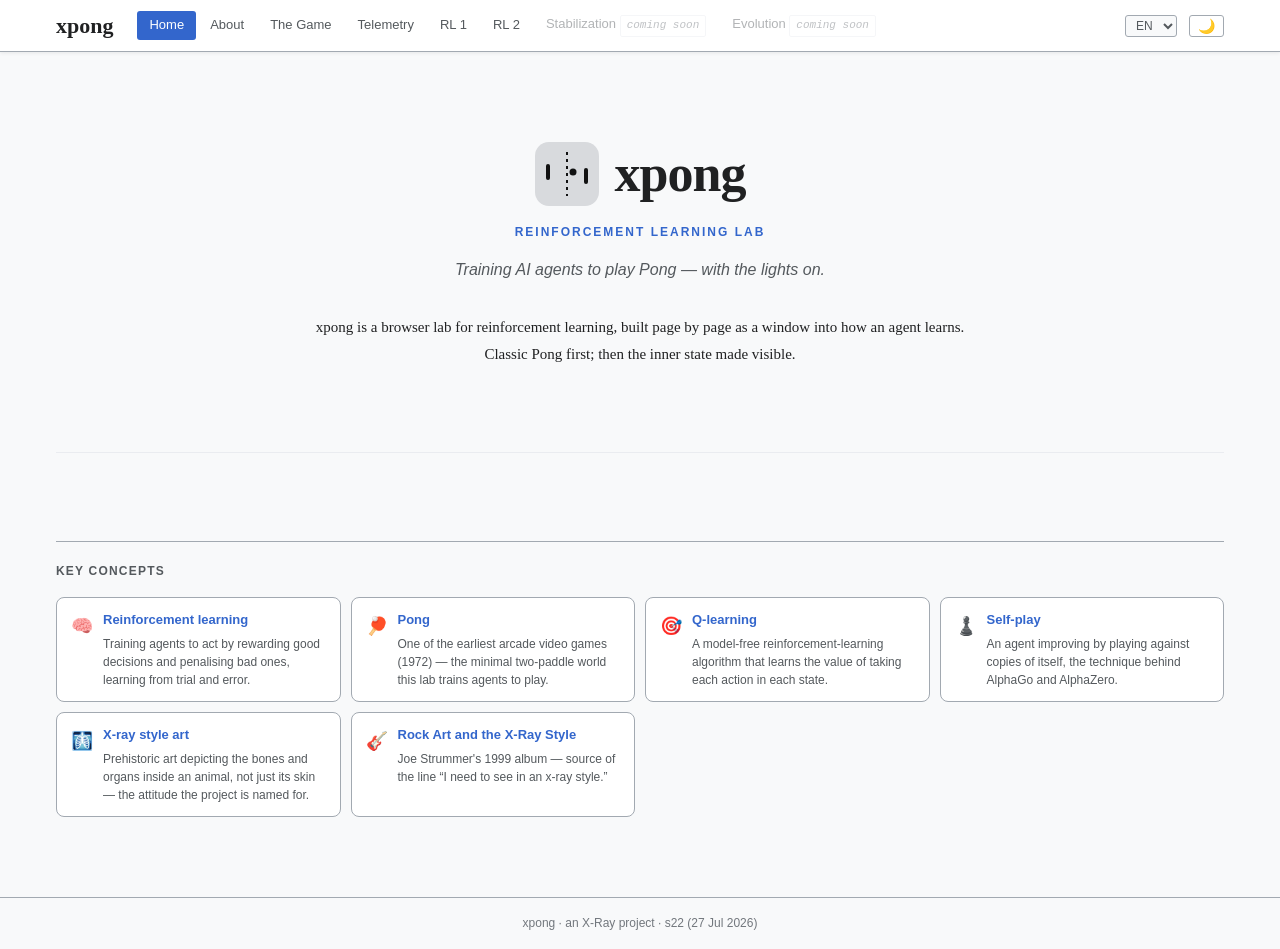
<file: index.html>
<!DOCTYPE html>
<html lang="en">
<head>
  <meta charset="utf-8">
  <meta name="viewport" content="width=device-width, initial-scale=1">
  <title>xpong — RL lab</title>
  <link rel="stylesheet" href="xpong.css">
</head>
<body data-page="home">
  <header id="xp-header"></header>

  <div id="xp-page">
    <section class="xp-hero">
      <div class="xp-hero-logo"><img src="favicon.svg" alt="" class="xp-hero-icon">xpong</div>
      <div class="xp-hero-lab" data-i18n="lab"></div>
      <div class="xp-hero-tagline" data-i18n="tagline"></div>
      <p class="xp-hero-desc" data-i18n="hero_desc"></p>
    </section>
  </div>

  <footer id="xp-footer"></footer>
  <script src="app.js"></script>
</body>
</html>
</file>
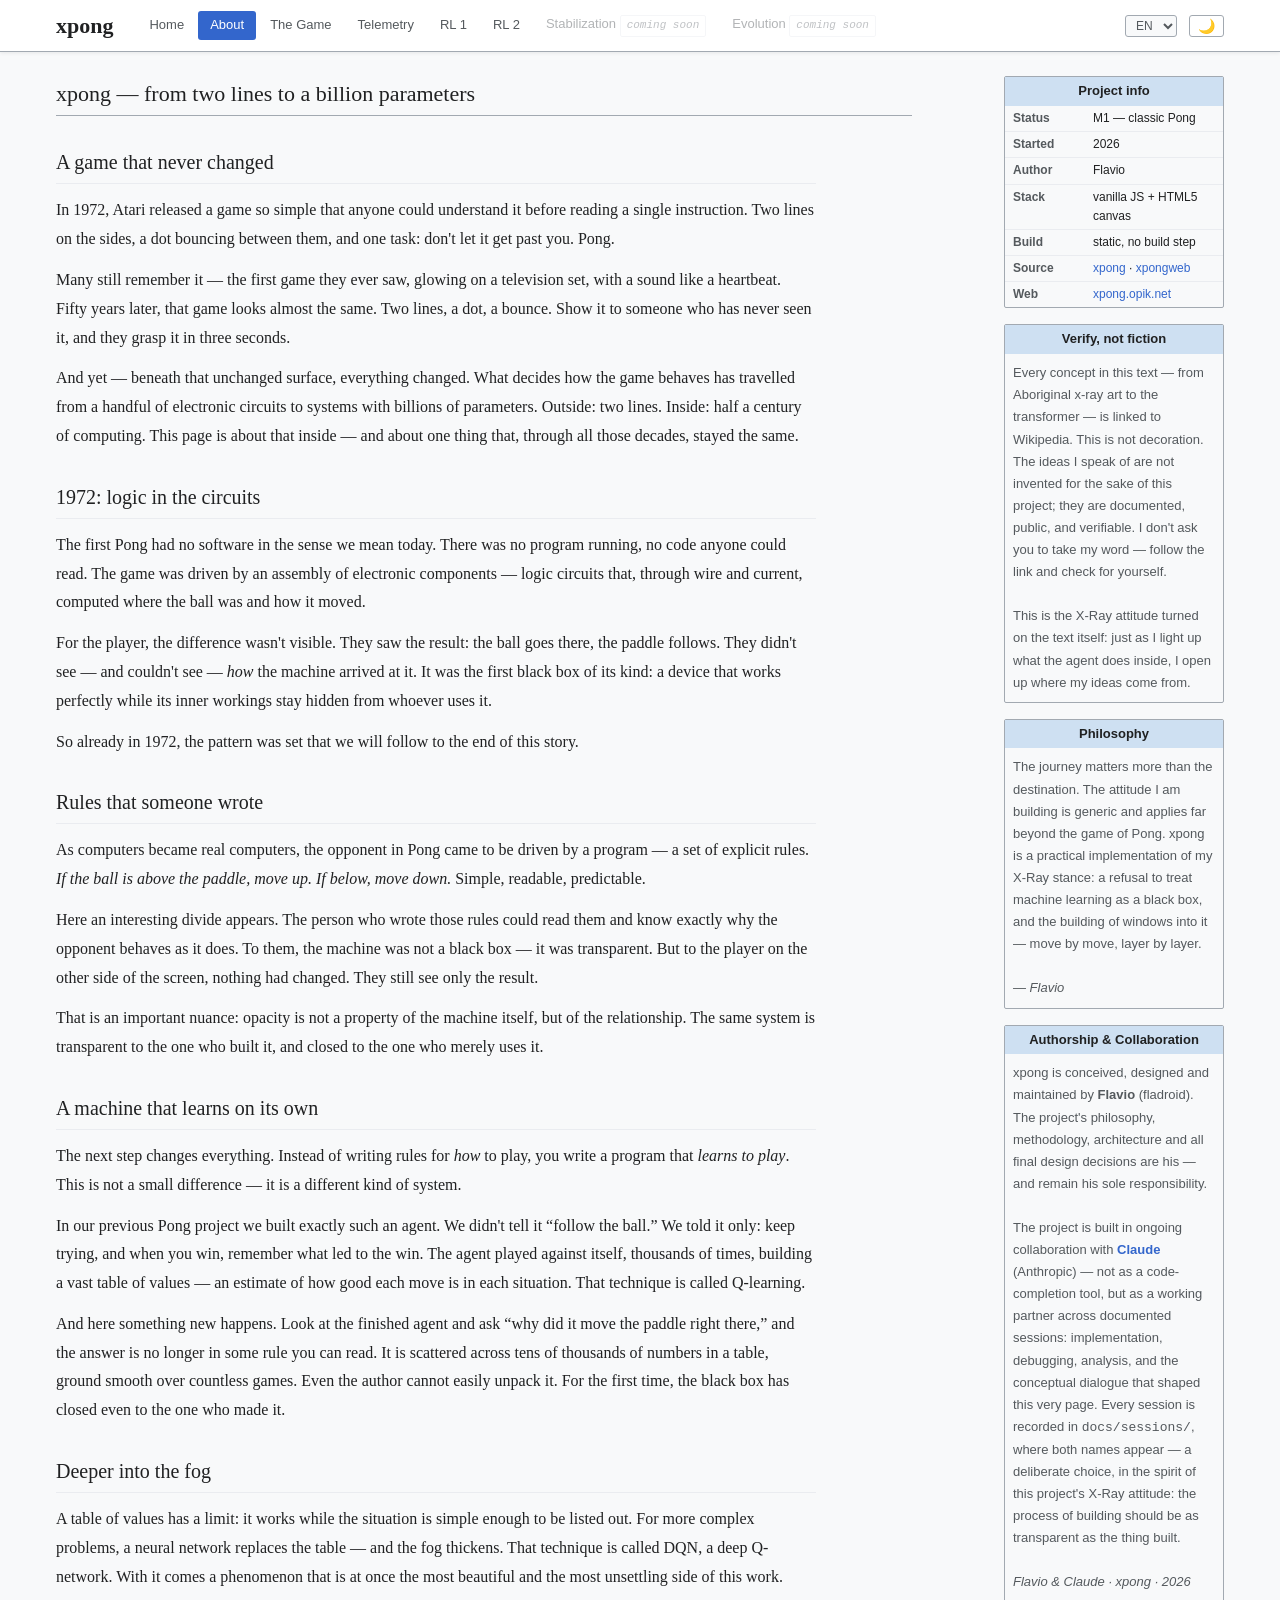
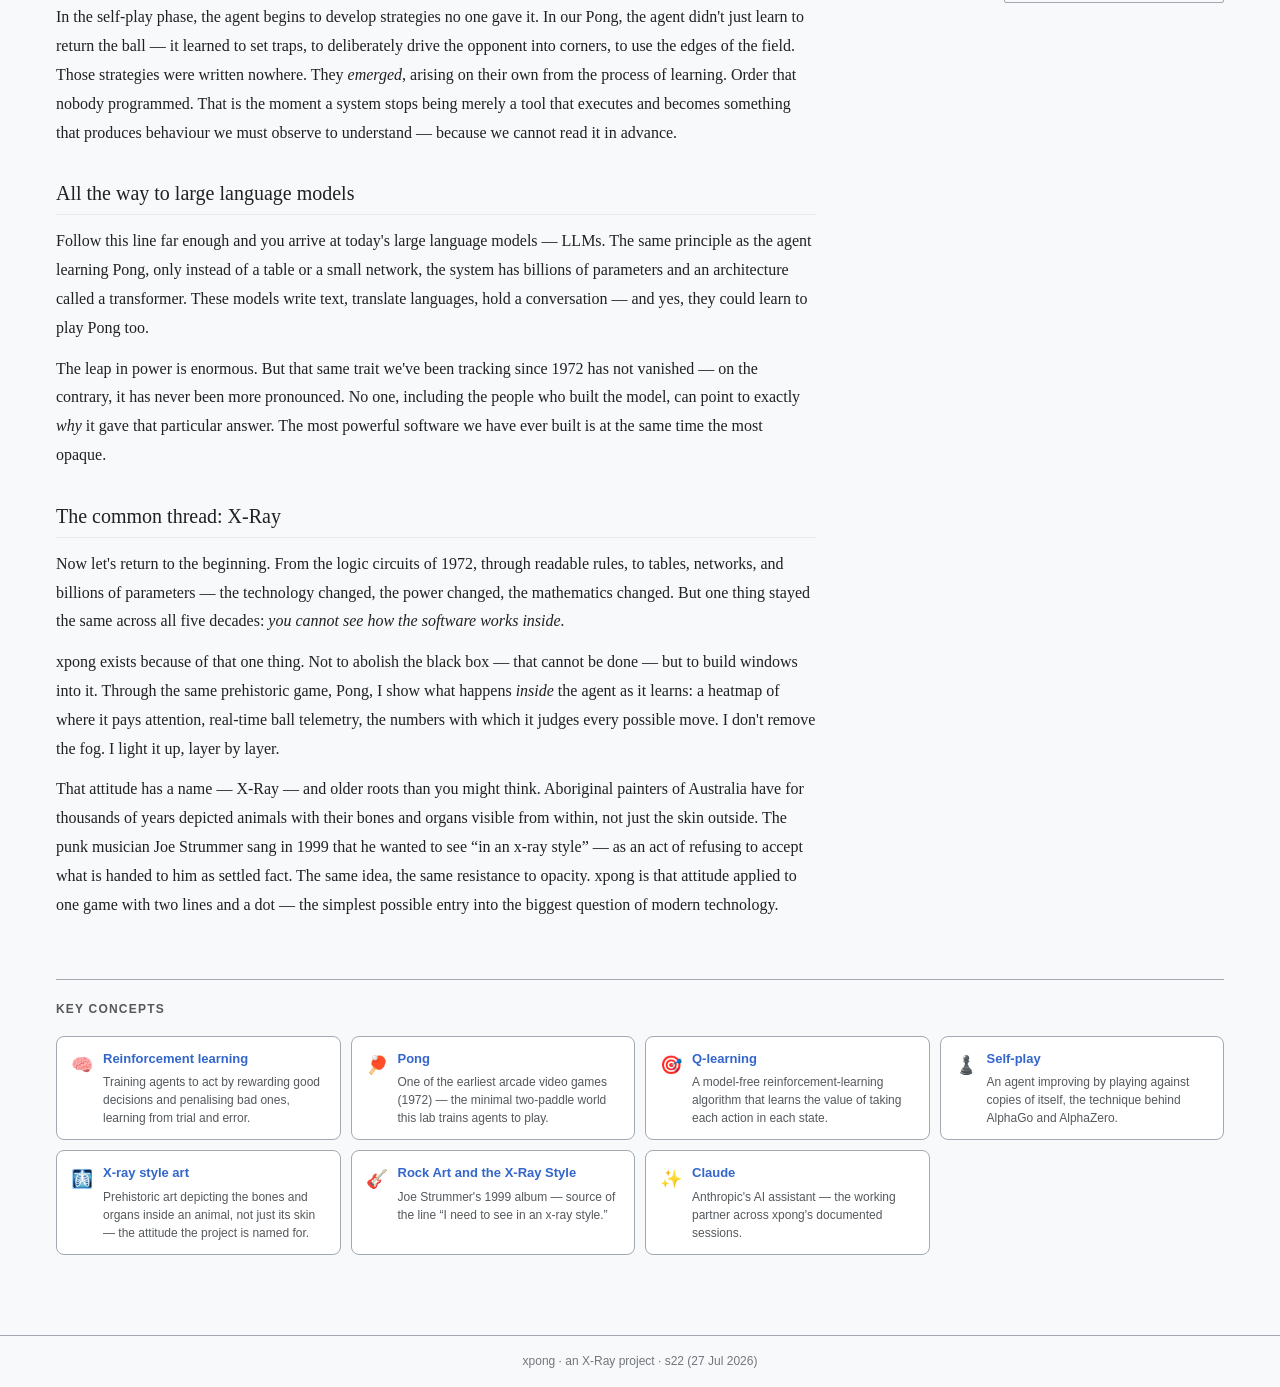
<file: about.html>
<!DOCTYPE html>
<html lang="en">
<head>
  <meta charset="utf-8">
  <meta name="viewport" content="width=device-width, initial-scale=1">
  <title>About — xpong</title>
  <link rel="stylesheet" href="xpong.css">
</head>
<body data-page="about">
  <header id="xp-header"></header>

  <div id="xp-page">
    <div id="about-layout">

      <!-- MAIN PROSE -->
      <div>
        <h1 class="xp-section-title" data-i18n="ab_title"></h1>
        <div class="xp-prose">
          <h2 data-i18n="ab_h1"></h2>
          <p data-i18n-html="ab_p1a"></p>
          <p data-i18n-html="ab_p1b"></p>
          <p data-i18n-html="ab_p1c"></p>

          <h2 data-i18n="ab_h2"></h2>
          <p data-i18n-html="ab_p2a"></p>
          <p data-i18n-html="ab_p2b"></p>
          <p data-i18n-html="ab_p2c"></p>

          <h2 data-i18n="ab_h3"></h2>
          <p data-i18n-html="ab_p3a"></p>
          <p data-i18n-html="ab_p3b"></p>
          <p data-i18n-html="ab_p3c"></p>

          <h2 data-i18n="ab_h4"></h2>
          <p data-i18n-html="ab_p4a"></p>
          <p data-i18n-html="ab_p4b"></p>
          <p data-i18n-html="ab_p4c"></p>

          <h2 data-i18n="ab_h5"></h2>
          <p data-i18n-html="ab_p5a"></p>
          <p data-i18n-html="ab_p5b"></p>

          <h2 data-i18n="ab_h6"></h2>
          <p data-i18n-html="ab_p6a"></p>
          <p data-i18n-html="ab_p6b"></p>

          <h2 data-i18n="ab_h7"></h2>
          <p data-i18n-html="ab_p7a"></p>
          <p data-i18n-html="ab_p7b"></p>
          <p data-i18n-html="ab_p7c"></p>
        </div>
      </div>

      <!-- SIDEBAR -->
      <aside>
        <div class="xp-infobox">
          <div class="xp-infobox-title" data-i18n="ab_side_project"></div>
          <table>
            <tr><td data-i18n="ab_side_status"></td><td data-i18n="ab_side_status_v"></td></tr>
            <tr><td>Started</td><td>2026</td></tr>
            <tr><td>Author</td><td>Flavio</td></tr>
            <tr><td>Stack</td><td>vanilla JS + HTML5 canvas</td></tr>
            <tr><td data-i18n="ab_side_build"></td><td data-i18n="ab_side_build_v"></td></tr>
            <tr><td>Source</td><td><a href="https://github.com/fladroid/xpong" target="_blank" rel="noopener">xpong</a> · <a href="https://github.com/fladroid/xpongweb" target="_blank" rel="noopener">xpongweb</a></td></tr>
            <tr><td>Web</td><td><a href="https://xpong.opik.net" target="_blank" rel="noopener">xpong.opik.net</a></td></tr>
          </table>
        </div>

        <div class="xp-infobox">
          <div class="xp-infobox-title" data-i18n="ab_side_verify"></div>
          <p class="xp-infobox-text" data-i18n-html="ab_side_verify_text"></p>
        </div>

        <div class="xp-infobox">
          <div class="xp-infobox-title" data-i18n="ab_side_phil"></div>
          <p class="xp-infobox-text" data-i18n-html="ab_side_phil_text"></p>
        </div>
        <div class="xp-infobox">
          <div class="xp-infobox-title" data-i18n="ab_side_auth"></div>
          <p class="xp-infobox-text" data-i18n-html="ab_side_auth_text"></p>
        </div>
      </aside>

    </div>
  </div>

  <footer id="xp-footer"></footer>
  <script src="app.js"></script>
</body>
</html>
</file>
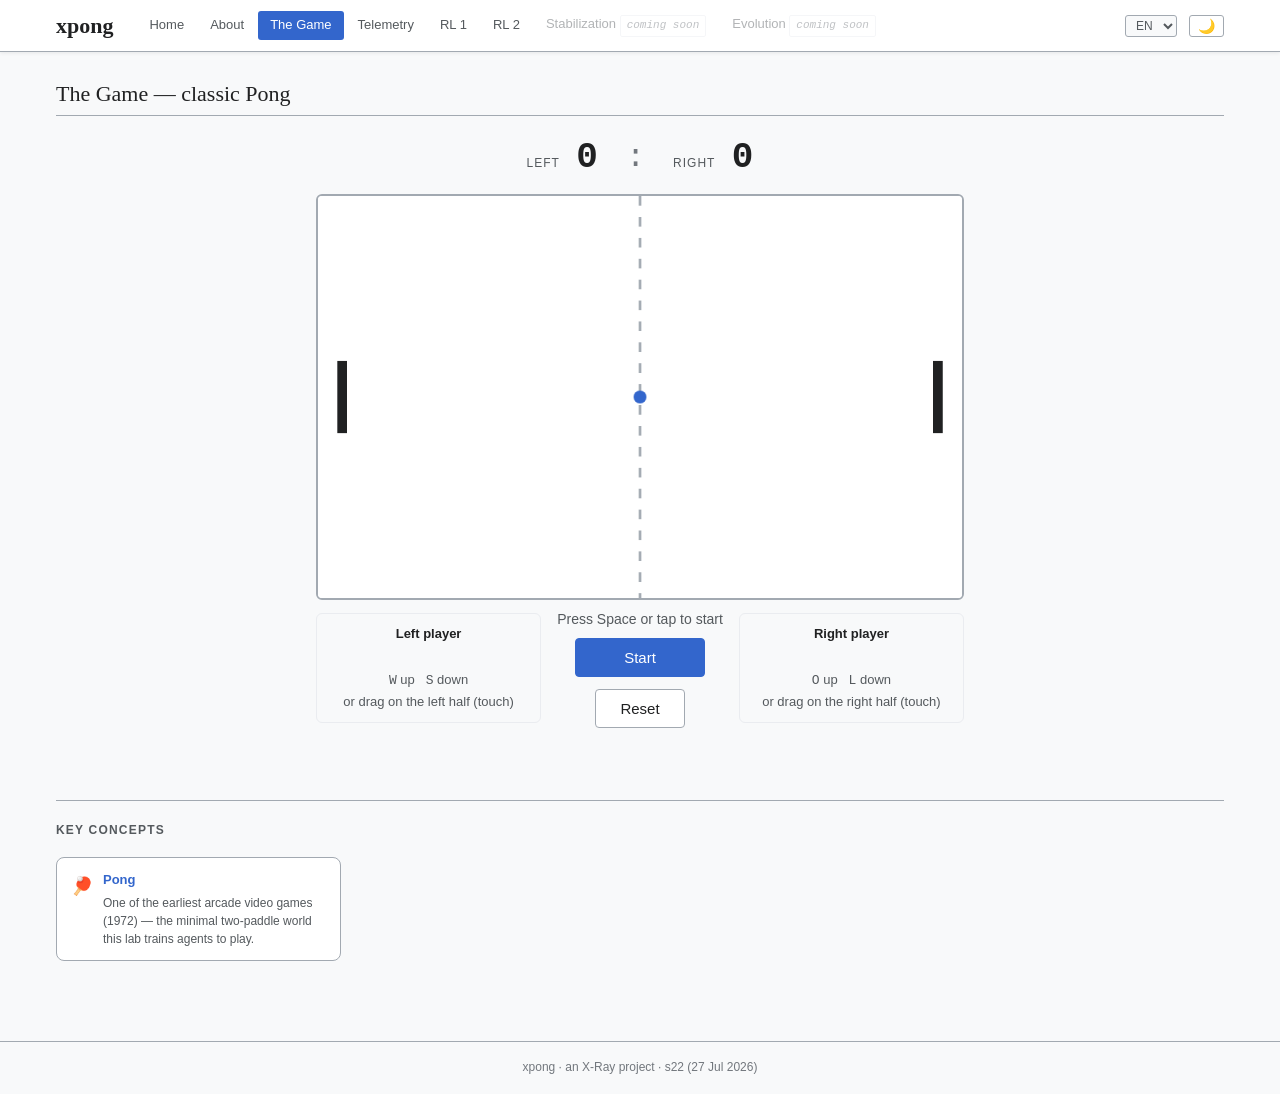
<file: game.html>
<!DOCTYPE html>
<html lang="en">
<head>
  <meta charset="utf-8">
  <meta name="viewport" content="width=device-width, initial-scale=1">
  <title>The Game — xpong</title>
  <link rel="stylesheet" href="xpong.css">
</head>
<body data-page="game">
  <header id="xp-header"></header>

  <div id="xp-page">
    <div class="xp-game-wrap">

      <h1 class="xp-section-title" data-i18n="g_title">The Game — classic Pong</h1>

      <div class="xp-game-scorebar">
        <div>
          <span class="xp-game-score-label" data-i18n="g_left">Left</span>
          <span class="xp-game-score" id="xp-score-l">0</span>
        </div>
        <span class="xp-game-score-sep">:</span>
        <div>
          <span class="xp-game-score-label" data-i18n="g_right">Right</span>
          <span class="xp-game-score" id="xp-score-r">0</span>
        </div>
      </div>

      <div class="xp-game-canvas-box">
        <canvas id="xp-game" width="800" height="500"></canvas>
      </div>

      <div class="xp-game-deck">
        <div class="xp-game-legend-side xp-game-deck-left">
          <strong data-i18n="g_legend_left">Left player</strong><br>
          <kbd>W</kbd> <span data-i18n="g_up">up</span> &nbsp; <kbd>S</kbd> <span data-i18n="g_down">down</span>
          <br><span data-i18n="g_touch_left">or drag on the left half (touch)</span>
        </div>

        <div class="xp-game-deck-center">
          <div class="xp-game-status" id="xp-game-status"></div>
          <div class="xp-game-controls">
            <button class="xp-game-btn xp-game-btn-primary" id="xp-btn-start" data-i18n="g_start">Start</button>
            <button class="xp-game-btn" id="xp-btn-reset" data-i18n="g_reset">Reset</button>
          </div>
        </div>

        <div class="xp-game-legend-side xp-game-deck-right">
          <strong data-i18n="g_legend_right">Right player</strong><br>
          <kbd>O</kbd> <span data-i18n="g_up">up</span> &nbsp; <kbd>L</kbd> <span data-i18n="g_down">down</span>
          <br><span data-i18n="g_touch_right">or drag on the right half (touch)</span>
        </div>
      </div>

    </div>
  </div>

  <footer id="xp-footer"></footer>
  <script src="app.js"></script>
  <script src="pong-core.js"></script>
  <script src="game.js"></script>
</body>
</html>
</file>
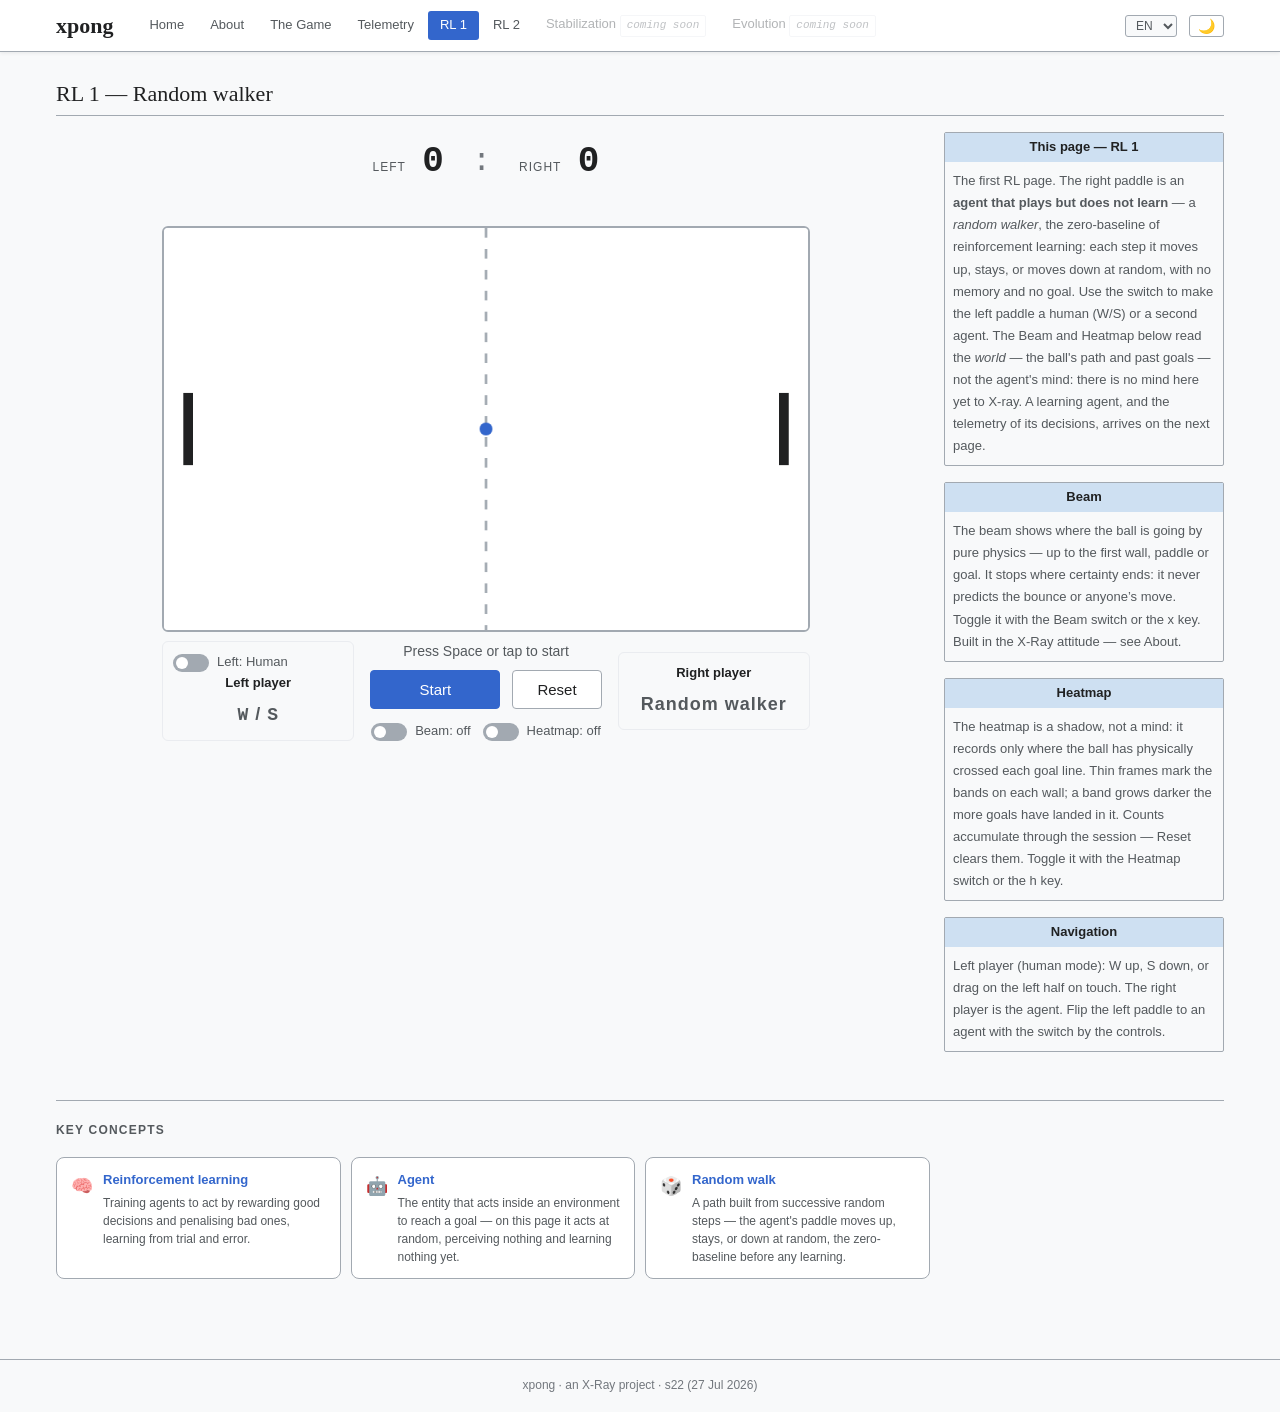
<file: rl1.html>
<!DOCTYPE html>
<html lang="en">
<head>
  <meta charset="utf-8">
  <meta name="viewport" content="width=device-width, initial-scale=1">
  <title>RL 1 — xpong</title>
  <link rel="stylesheet" href="xpong.css">
</head>
<body data-page="rl1">
  <header id="xp-header"></header>

  <div id="xp-page">
    <div class="xp-game-wrap">

      <h1 class="xp-section-title" data-i18n="r1_title">RL 1 — Random walker</h1>

      <div id="xray-layout">
        <div class="xray-main">

          <div class="xp-game-scorebar">
            <div>
              <span class="xp-game-score-label" data-i18n="g_left">Left</span>
              <span class="xp-game-score" id="xp-score-l">0</span>
            </div>
            <span class="xp-game-score-sep">:</span>
            <div>
              <span class="xp-game-score-label" data-i18n="g_right">Right</span>
              <span class="xp-game-score" id="xp-score-r">0</span>
            </div>
          </div>

          <div class="xp-game-winner" id="xp-winner"></div>

          <div class="xp-game-canvas-box">
            <canvas id="xp-game" width="800" height="500"></canvas>
          </div>

          <div class="xp-game-deck">
            <div class="xp-game-legend-side xp-game-deck-left">
              <span class="xp-toggle-wrap">
                <label class="xp-toggle">
                  <input type="checkbox" id="rl1-left-mode">
                  <span class="xp-toggle-slider"></span>
                </label>
                <label id="rl1-left-mode-lbl">Left: Human</label>
              </span>
              <strong data-i18n="g_legend_left">Left player</strong>
              <div class="xp-keys"><kbd>W</kbd> / <kbd>S</kbd></div>
            </div>

            <div class="xp-game-deck-center">
              <div class="xp-game-status" id="xp-game-status"></div>
              <div class="xp-game-controls">
                <div class="xp-controls-row">
                  <button class="xp-game-btn xp-game-btn-primary" id="xp-btn-start" data-i18n="g_start">Start</button>
                  <button class="xp-game-btn" id="xp-btn-reset" data-i18n="g_reset">Reset</button>
                </div>
                <div class="xp-controls-row">
                  <span class="xp-toggle-wrap">
                    <label class="xp-toggle">
                      <input type="checkbox" id="xp-toggle-ray">
                      <span class="xp-toggle-slider"></span>
                    </label>
                    <label id="xp-lbl-ray">X-Ray: off</label>
                  </span>
                  <span class="xp-toggle-wrap">
                    <label class="xp-toggle">
                      <input type="checkbox" id="xp-toggle-heat">
                      <span class="xp-toggle-slider"></span>
                    </label>
                    <label id="xp-lbl-heat">Heatmap: off</label>
                  </span>
                </div>
              </div>
            </div>

            <div class="xp-game-legend-side xp-game-deck-right">
              <strong data-i18n="g_legend_right">Right player</strong>
              <div class="xp-keys" data-i18n="g_legend_right_walker">Random walker</div>
            </div>
          </div>

        </div>

        <aside class="xray-side">
          <div class="xp-infobox">
            <div class="xp-infobox-title" data-i18n="r1_page_title">This page — RL 1</div>
            <p class="xp-infobox-text" data-i18n-html="r1_page_text">The first RL page. The right paddle is an <strong>agent that plays but does not learn</strong> — a <em>random walker</em>, the zero-baseline of reinforcement learning: each step it moves up, stays, or moves down at random, with no memory and no goal. Use the switch to make the left paddle a human (W/S) or a second agent. The Beam and Heatmap below read the <em>world</em> — the ball's path and past goals — not the agent's mind: there is no mind here yet to X-ray. A learning agent, and the telemetry of its decisions, arrives on the next page.</p>
          </div>
          <div class="xp-infobox xp-xray-box">
            <div class="xp-infobox-title" data-i18n="x_box_title">Beam</div>
            <p class="xp-infobox-text" data-i18n="x_intro">The beam shows where the ball is going by pure physics — up to the first wall, paddle or goal. It stops where certainty ends: it never predicts the bounce or anyone's move.</p>
          </div>
          <div class="xp-infobox">
            <div class="xp-infobox-title" data-i18n="x_heat_box_title">Heatmap</div>
            <p class="xp-infobox-text" data-i18n="x_heat_box_text">The heatmap is a shadow, not a mind: it records only where the ball has physically crossed each goal line. Thin frames mark the bands on each wall; a band grows darker the more goals have landed in it. Counts accumulate through the session — Reset clears them. Toggle it with the Heatmap switch or the h key.</p>
          </div>
          <div class="xp-infobox">
            <div class="xp-infobox-title" data-i18n="x_nav_title">Navigation</div>
            <p class="xp-infobox-text" data-i18n="r1_nav_text">Left player (human mode): W up, S down, or drag on the left half on touch. The right player is the agent. Flip the left paddle to an agent with the switch by the controls.</p>
          </div>
        </aside>
      </div>

    </div>
  </div>

  <footer id="xp-footer"></footer>
  <script src="app.js"></script>
  <script src="pong-core.js"></script>
  <script src="rl1.js"></script>
</body>
</html>
</file>
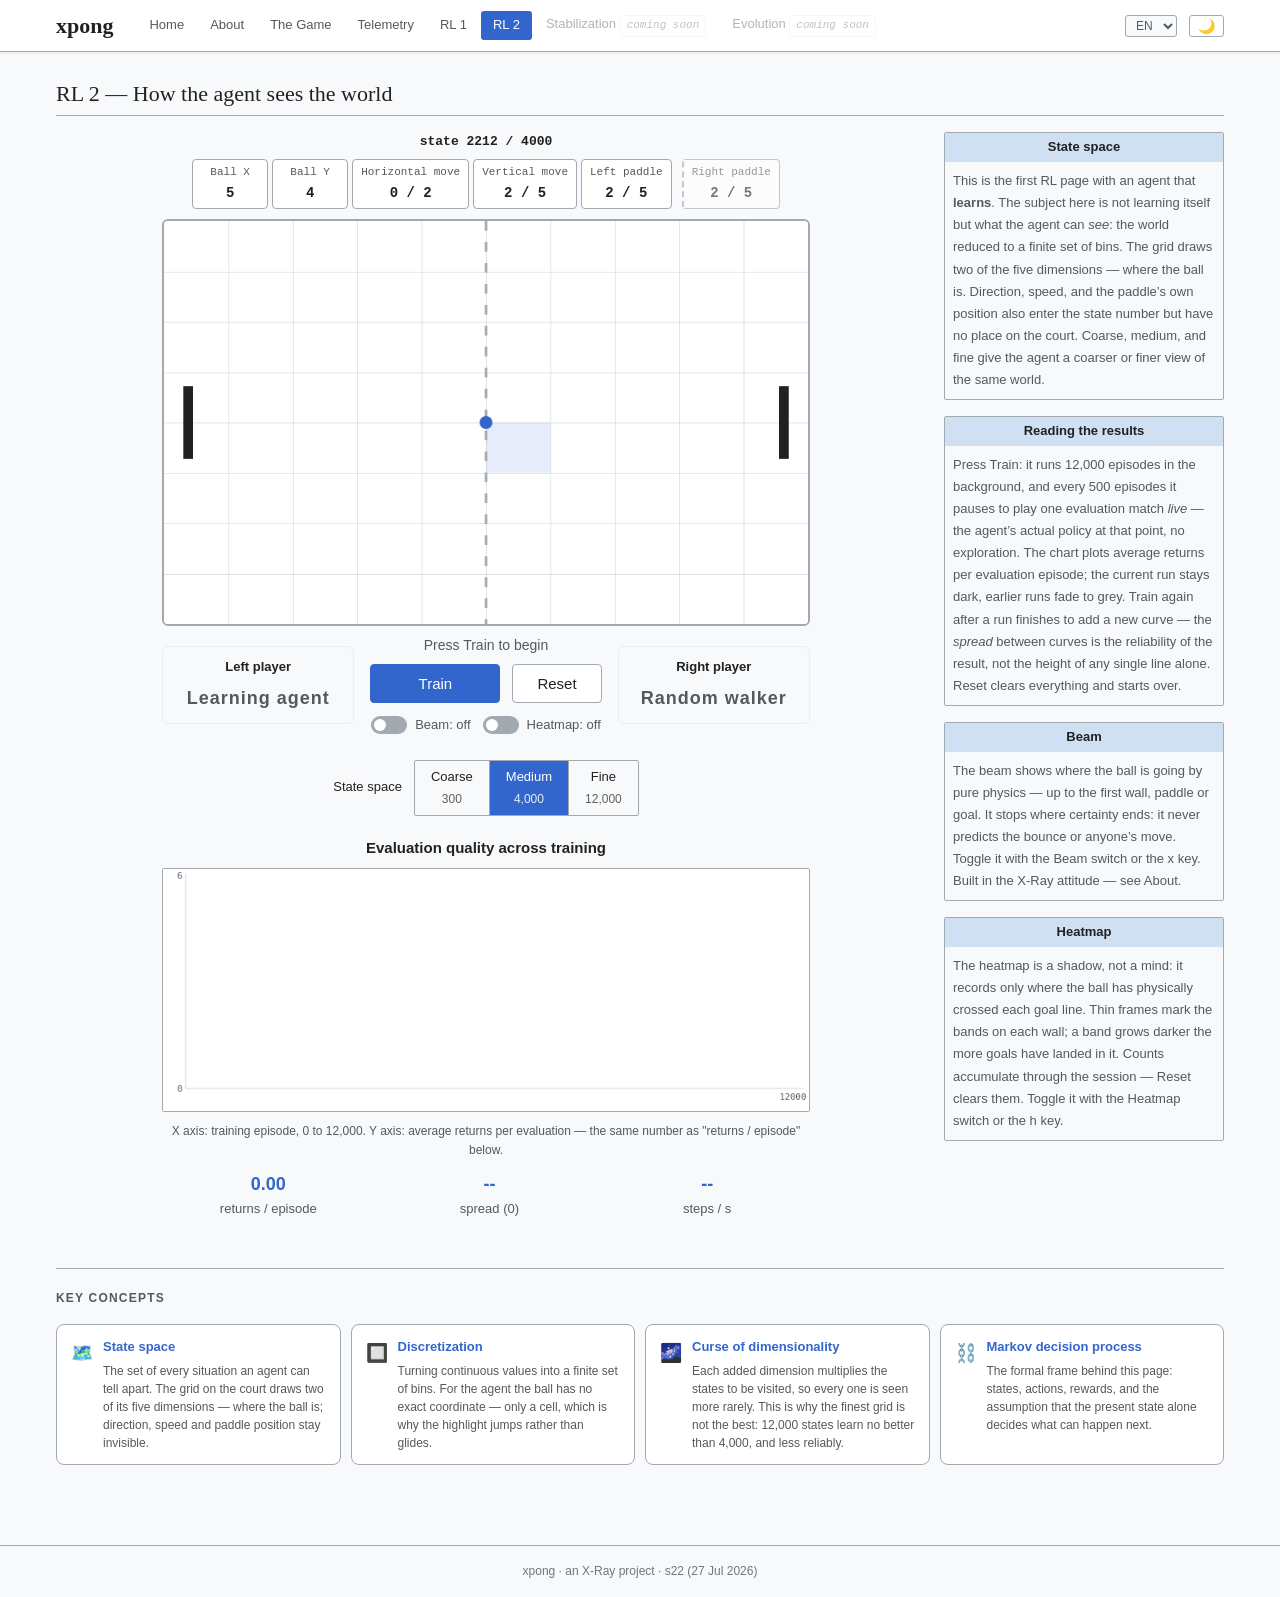
<file: rl2.html>
<!DOCTYPE html>
<html lang="en">
<head>
  <meta charset="utf-8">
  <meta name="viewport" content="width=device-width, initial-scale=1">
  <title>RL 2 — xpong</title>
  <link rel="stylesheet" href="xpong.css">
</head>
<body data-page="rl2">
  <header id="xp-header"></header>

  <div id="xp-page">
    <div class="xp-game-wrap">

      <h1 class="xp-section-title" data-i18n="r2_title">RL 2 — How the agent sees the world</h1>

      <div id="xray-layout">
        <div class="xray-main">

          <div id="r2-state-table" class="xp-state-table"></div>

          <div class="xp-game-canvas-box">
            <canvas id="xp-game" width="800" height="500"></canvas>
          </div>

          <div class="xp-game-deck">
            <div class="xp-game-legend-side xp-game-deck-left">
              <strong data-i18n="g_legend_left">Left player</strong>
              <div class="xp-keys" data-i18n="r2_legend_left_agent">Learning agent</div>
            </div>

            <div class="xp-game-deck-center">
              <div class="xp-game-status" id="xp-game-status"></div>
              <div class="xp-game-controls">
                <div class="xp-controls-row">
                  <button class="xp-game-btn xp-game-btn-primary" id="r2-btn-train" data-i18n="r2_train">Train</button>
                  <button class="xp-game-btn" id="xp-btn-reset" data-i18n="g_reset">Reset</button>
                </div>
                <div class="xp-controls-row">
                  <span class="xp-toggle-wrap">
                    <label class="xp-toggle">
                      <input type="checkbox" id="xp-toggle-ray">
                      <span class="xp-toggle-slider"></span>
                    </label>
                    <label id="xp-lbl-ray">X-Ray: off</label>
                  </span>
                  <span class="xp-toggle-wrap">
                    <label class="xp-toggle">
                      <input type="checkbox" id="xp-toggle-heat">
                      <span class="xp-toggle-slider"></span>
                    </label>
                    <label id="xp-lbl-heat">Heatmap: off</label>
                  </span>
                </div>
              </div>
            </div>

            <div class="xp-game-legend-side xp-game-deck-right">
              <strong data-i18n="g_legend_right">Right player</strong>
              <div class="xp-keys" data-i18n="g_legend_right_walker">Random walker</div>
            </div>
          </div>

          <div class="xp-seg-wrap">
            <span class="xp-seg-label" data-i18n="r2_grid_label">State space</span>
            <div class="xp-seg" id="r2-grid">
              <label class="xp-seg-opt">
                <input type="radio" name="r2-grid" value="300">
                <span class="xp-seg-face"><span data-i18n="r2_grid_coarse">Coarse</span><em>300</em></span>
              </label>
              <label class="xp-seg-opt">
                <input type="radio" name="r2-grid" value="4000" checked>
                <span class="xp-seg-face"><span data-i18n="r2_grid_medium">Medium</span><em>4,000</em></span>
              </label>
              <label class="xp-seg-opt">
                <input type="radio" name="r2-grid" value="12000">
                <span class="xp-seg-face"><span data-i18n="r2_grid_fine">Fine</span><em>12,000</em></span>
              </label>
            </div>
          </div>

          <div class="xp-chart-wrap">
            <h3 class="xp-chart-title" data-i18n="r2_chart_title">Evaluation quality across training</h3>
            <canvas id="r2-chart" width="800" height="300"></canvas>
            <p class="xp-chart-caption" data-i18n="r2_chart_caption">X axis: training episode, 0 to 12,000. Y axis: average returns per evaluation -- the same number as "returns / episode" below.</p>
            <div class="xp-stats" id="r2-stats"></div>
          </div>

        </div>

        <aside class="xray-side">
          <div class="xp-infobox">
            <div class="xp-infobox-title" data-i18n="r2_page_title">State space</div>
            <p class="xp-infobox-text" data-i18n-html="r2_page_text">This is the first RL page with an agent that <strong>learns</strong>. The subject here is not learning itself but what the agent can <em>see</em>: the world reduced to a finite set of bins. The grid draws two of the five dimensions -- where the ball is. Direction, speed, and the paddle's own position also enter the state number but have no place on the court. Coarse, medium, and fine give the agent a coarser or finer view of the same world.</p>
          </div>
          <div class="xp-infobox">
            <div class="xp-infobox-title" data-i18n="r2_results_title">Reading the results</div>
            <p class="xp-infobox-text" data-i18n-html="r2_results_text">Press Train: it runs 12,000 episodes in the background, and every 500 episodes it pauses to play one evaluation match <em>live</em> -- the agent's actual policy at that point, no exploration. The chart plots average returns per evaluation episode; the current run stays dark, earlier runs fade to grey. Train again after a run finishes to add a new curve -- the <em>spread</em> between curves is the reliability of the result, not the height of any single line alone. Reset clears everything and starts over.</p>
          </div>
          <div class="xp-infobox xp-xray-box">
            <div class="xp-infobox-title" data-i18n="x_box_title">Beam</div>
            <p class="xp-infobox-text" data-i18n="x_intro">The beam shows where the ball is going by pure physics — up to the first wall, paddle or goal. It stops where certainty ends: it never predicts the bounce or anyone's move.</p>
          </div>
          <div class="xp-infobox">
            <div class="xp-infobox-title" data-i18n="x_heat_box_title">Heatmap</div>
            <p class="xp-infobox-text" data-i18n="x_heat_box_text">The heatmap is a shadow, not a mind: it records only where the ball has physically crossed each goal line. Thin frames mark the bands on each wall; a band grows darker the more goals have landed in it. Counts accumulate through the session — Reset clears them. Toggle it with the Heatmap switch or the h key.</p>
          </div>
        </aside>
      </div>

    </div>
  </div>

  <footer id="xp-footer"></footer>
  <script src="app.js"></script>
  <script src="pong-core.js"></script>
  <script src="rl2.js"></script>
</body>
</html>
</file>
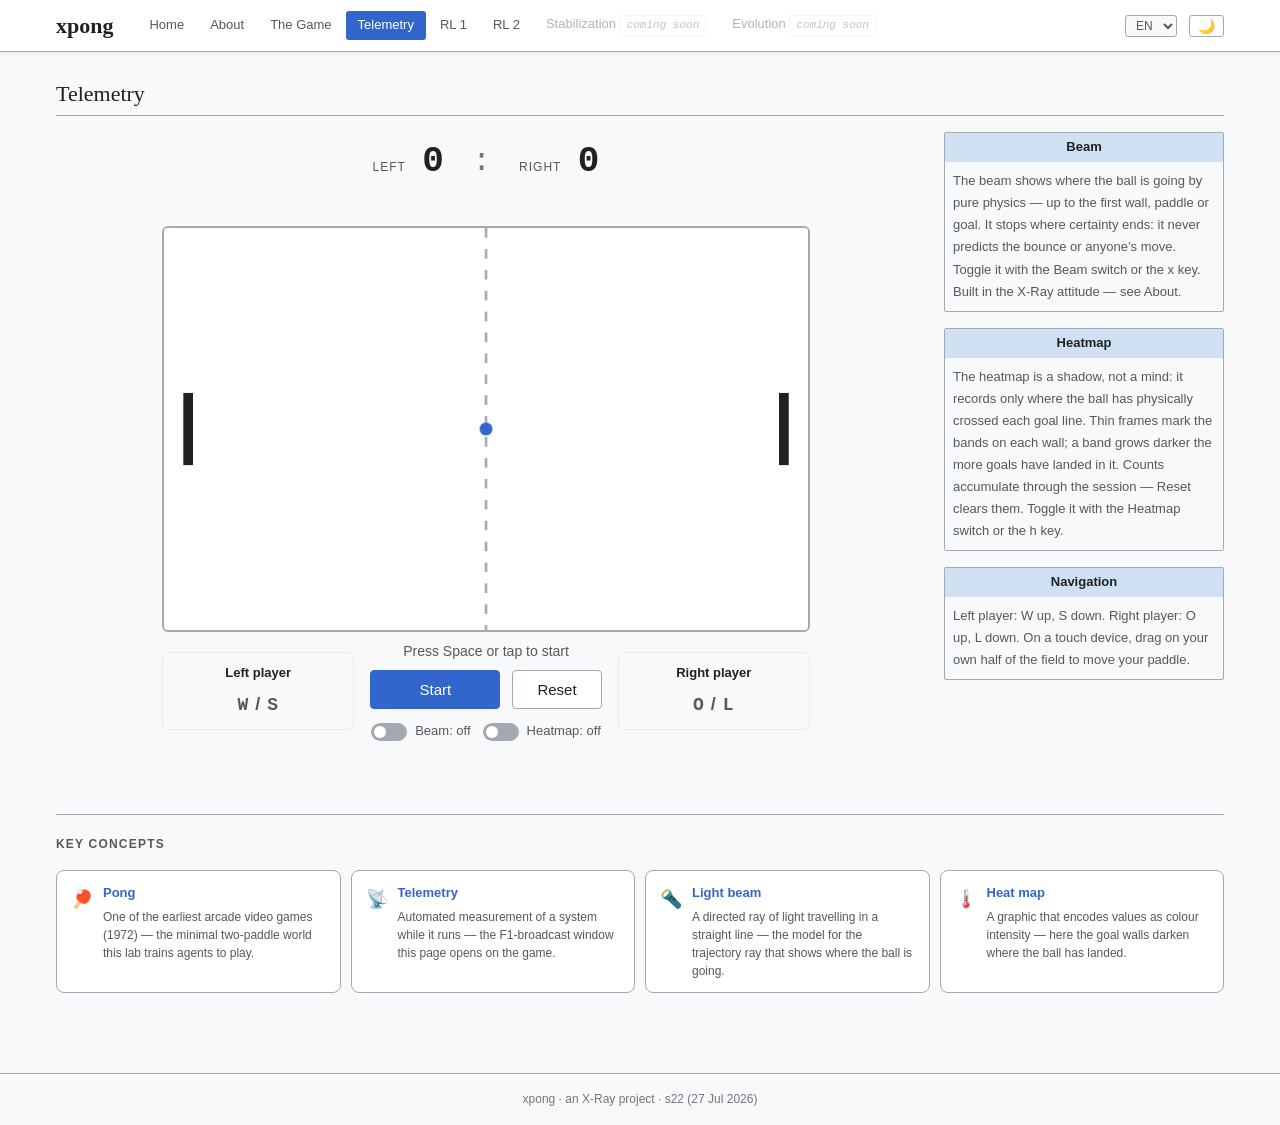
<file: xray.html>
<!DOCTYPE html>
<html lang="en">
<head>
  <meta charset="utf-8">
  <meta name="viewport" content="width=device-width, initial-scale=1">
  <title>Telemetry — xpong</title>
  <link rel="stylesheet" href="xpong.css">
</head>
<body data-page="xray">
  <header id="xp-header"></header>

  <div id="xp-page">
    <div class="xp-game-wrap">

      <h1 class="xp-section-title" data-i18n="x_title">Telemetry</h1>

      <div id="xray-layout">
        <div class="xray-main">

          <div class="xp-game-scorebar">
            <div>
              <span class="xp-game-score-label" data-i18n="g_left">Left</span>
              <span class="xp-game-score" id="xp-score-l">0</span>
            </div>
            <span class="xp-game-score-sep">:</span>
            <div>
              <span class="xp-game-score-label" data-i18n="g_right">Right</span>
              <span class="xp-game-score" id="xp-score-r">0</span>
            </div>
          </div>

          <div class="xp-game-winner" id="xp-winner"></div>

          <div class="xp-game-canvas-box">
            <canvas id="xp-game" width="800" height="500"></canvas>
          </div>

          <div class="xp-game-deck">
            <div class="xp-game-legend-side xp-game-deck-left">
              <strong data-i18n="g_legend_left">Left player</strong>
              <div class="xp-keys"><kbd>W</kbd> / <kbd>S</kbd></div>
            </div>

            <div class="xp-game-deck-center">
              <div class="xp-game-status" id="xp-game-status"></div>
              <div class="xp-game-controls">
                <div class="xp-controls-row">
                  <button class="xp-game-btn xp-game-btn-primary" id="xp-btn-start" data-i18n="g_start">Start</button>
                  <button class="xp-game-btn" id="xp-btn-reset" data-i18n="g_reset">Reset</button>
                </div>
                <div class="xp-controls-row">
                  <span class="xp-toggle-wrap">
                    <label class="xp-toggle">
                      <input type="checkbox" id="xp-toggle-ray">
                      <span class="xp-toggle-slider"></span>
                    </label>
                    <label id="xp-lbl-ray">X-Ray: off</label>
                  </span>
                  <span class="xp-toggle-wrap">
                    <label class="xp-toggle">
                      <input type="checkbox" id="xp-toggle-heat">
                      <span class="xp-toggle-slider"></span>
                    </label>
                    <label id="xp-lbl-heat">Heatmap: off</label>
                  </span>
                </div>
              </div>
            </div>

            <div class="xp-game-legend-side xp-game-deck-right">
              <strong data-i18n="g_legend_right">Right player</strong>
              <div class="xp-keys"><kbd>O</kbd> / <kbd>L</kbd></div>
            </div>
          </div>

        </div>

        <aside class="xray-side">
          <div class="xp-infobox xp-xray-box">
            <div class="xp-infobox-title" data-i18n="x_box_title">Beam</div>
            <p class="xp-infobox-text" data-i18n="x_intro">The beam shows where the ball is going by pure physics — up to the first wall, paddle or goal. It stops where certainty ends: it never predicts the bounce or anyone's move.</p>
          </div>
          <div class="xp-infobox">
            <div class="xp-infobox-title" data-i18n="x_heat_box_title">Heatmap</div>
            <p class="xp-infobox-text" data-i18n="x_heat_box_text">The heatmap is a shadow, not a mind: it records only where the ball has physically crossed each goal line. Thin frames mark the bands on each wall; a band grows darker the more goals have landed in it. Counts accumulate through the session — Reset clears them. Toggle it with the Heatmap switch or the h key.</p>
          </div>
          <div class="xp-infobox">
            <div class="xp-infobox-title" data-i18n="x_nav_title">Navigation</div>
            <p class="xp-infobox-text" data-i18n="x_nav_text">Left player: W up, S down. Right player: O up, L down. On a touch device, drag on your own half of the field to move your paddle.</p>
          </div>
        </aside>
      </div>

    </div>
  </div>

  <footer id="xp-footer"></footer>
  <script src="app.js"></script>
  <script src="pong-core.js"></script>
  <script src="xray.js"></script>
</body>
</html>
</file>
<file: xpong.css>
/* ============================================================
   xpong — Shared Stylesheet
   Light (default) + Dark mode via [data-theme="dark"]
   ============================================================ */

*, *::before, *::after { box-sizing: border-box; margin: 0; padding: 0; }

/* --- CSS varijable --- */
:root {
  --bg:           #f8f9fa;
  --surface:      #ffffff;
  --border:       #a2a9b1;
  --border-light: #eaecf0;
  --text:         #202122;
  --text-muted:   #54595d;
  --text-light:   #72777d;
  --link:         #3366cc;
  --link-hover:   #6a8fd8;
  --accent:       #3366cc;
  --header-bg:    #ffffff;
  --toc-bg:       #f8f9fa;
  --infobox-head: #cee0f2;
  --badge-bg:     #eaecf0;
  --font-serif:   'Linux Libertine','Georgia','Times New Roman',serif;
  --font-sans:    'Linux Biolinum','Helvetica Neue',Arial,sans-serif;
  --font-mono:    'Courier New',monospace;
  --shadow:       0 1px 4px rgba(0,0,0,0.08);
}

[data-theme="dark"] {
  --bg:           #18191a;
  --surface:      #242526;
  --border:       #3a3b3c;
  --border-light: #2d2e2f;
  --text:         #e4e6ea;
  --text-muted:   #b0b3b8;
  --text-light:   #8a8d91;
  --link:         #7aabf7;
  --link-hover:   #aac8ff;
  --accent:       #7aabf7;
  --header-bg:    #242526;
  --toc-bg:       #1e1f20;
  --infobox-head: #2a3a5a;
  --badge-bg:     #3a3b3c;
  --shadow:       0 1px 4px rgba(0,0,0,0.4);
}

/* --- Base --- */
html { scroll-behavior: smooth; }
body {
  background: var(--bg);
  color: var(--text);
  font-family: var(--font-sans);
  font-size: 14px;
  line-height: 1.6;
  transition: background .2s, color .2s;
}
a { color: var(--link); text-decoration: none; }
a:hover { text-decoration: underline; color: var(--link-hover); }

/* --- Header --- */
#xp-header {
  background: var(--header-bg);
  border-bottom: 1px solid var(--border);
  padding: 8px 0;
  position: sticky;
  top: 0;
  z-index: 100;
  box-shadow: var(--shadow);
  transition: background .2s, border-color .2s;
}
#xp-header-inner {
  max-width: 1200px;
  margin: 0 auto;
  padding: 0 16px;
  display: flex;
  align-items: center;
  gap: 0;
}

/* Logo */
#xp-logo {
  font-family: var(--font-serif);
  font-size: 22px;
  font-weight: bold;
  color: var(--text);
  text-decoration: none;
  white-space: nowrap;
  margin-right: 24px;
}
#xp-logo span { color: var(--accent); }
#xp-logo:hover { text-decoration: none; }

/* Nav */
#xp-nav {
  display: flex;
  align-items: center;
  gap: 2px;
  flex: 1;
}
.xp-nav-link {
  padding: 4px 12px;
  border-radius: 3px;
  font-size: 13px;
  color: var(--text-muted);
  transition: background .15s, color .15s;
  white-space: nowrap;
}
.xp-nav-link:hover {
  background: var(--border-light);
  color: var(--text);
  text-decoration: none;
}
.xp-nav-link.active {
  background: var(--accent);
  color: #fff;
}

/* Header controls — desna strana */
#xp-header-controls {
  display: flex;
  align-items: center;
  gap: 12px;
  margin-left: auto;
}

/* Burger (mobile only) */
#xp-burger {
  display: none;
  background: none;
  border: 1px solid var(--border);
  border-radius: 3px;
  color: var(--text);
  font-size: 18px;
  padding: 2px 8px;
  cursor: pointer;
}

/* UI language dropdown */
#xp-lang-select {
  background: var(--bg);
  border: 1px solid var(--border);
  border-radius: 3px;
  padding: 2px 6px;
  font-size: 12px;
  color: var(--text-muted);
  cursor: pointer;
  outline: none;
}
#xp-lang-select:hover { border-color: var(--accent); }
#xp-lang-select:focus { border-color: var(--accent); }

/* Dark mode toggle */
#xp-theme-toggle {
  background: none;
  border: 1px solid var(--border);
  border-radius: 3px;
  padding: 3px 8px;
  cursor: pointer;
  font-size: 14px;
  color: var(--text-muted);
  transition: background .15s;
  line-height: 1;
}
#xp-theme-toggle:hover { background: var(--border-light); }

/* --- Page wrapper --- */
#xp-page {
  max-width: 1200px;
  margin: 0 auto;
  padding: 24px 16px;
}

/* --- Footer --- */
#xp-footer {
  border-top: 1px solid var(--border);
  background: var(--toc-bg);
  padding: 16px 0;
  margin-top: 48px;
  font-size: 12px;
  color: var(--text-light);
  text-align: center;
}
#xp-footer a { color: var(--text-light); }
#xp-footer a:hover { color: var(--link); }

.xp-prose pre { overflow-x: auto; }

/* --- Sidebar layout (za reader) --- */
.xp-layout-sidebar {
  display: grid;
  grid-template-columns: 220px 1fr;
  gap: 24px;
}

/* --- Surface box (sidebar, infobox...) --- */
.xp-box {
  background: var(--surface);
  border: 1px solid var(--border);
  border-radius: 2px;
  margin-bottom: 16px;
  overflow: hidden;
  transition: background .2s, border-color .2s;
}
.xp-box-title {
  background: var(--toc-bg);
  border-bottom: 1px solid var(--border);
  padding: 6px 12px;
  font-weight: bold;
  font-size: 13px;
  color: var(--text);
}
.xp-box-body { padding: 10px 12px; }

/* --- Main content panel --- */
.xp-main {
  min-width: 0;
  background: var(--surface);
  border: 1px solid var(--border);
  border-radius: 2px;
  padding: 24px 32px;
  transition: background .2s, border-color .2s;
}

/* --- Toggle switch --- */
.xp-toggle-wrap { display: flex; align-items: center; gap: 8px; font-size: 13px; }
.xp-toggle { position: relative; width: 36px; height: 18px; cursor: pointer; flex-shrink: 0; }
.xp-toggle input { opacity: 0; width: 0; height: 0; }
.xp-toggle-slider {
  position: absolute; inset: 0;
  background: var(--border);
  border-radius: 18px;
  transition: .2s;
}
.xp-toggle-slider::before {
  content: '';
  position: absolute;
  width: 12px; height: 12px;
  left: 3px; top: 3px;
  background: #fff;
  border-radius: 50%;
  transition: .2s;
}
.xp-toggle input:checked + .xp-toggle-slider { background: var(--accent); }
.xp-toggle input:checked + .xp-toggle-slider::before { transform: translateX(18px); }

/* --- Segmented control (tri vrednosti) --- */
.xp-seg-wrap { display: flex; align-items: center; justify-content: center; gap: 12px; margin: 16px auto 0; max-width: min(100%, 72vh); font-size: 13px; }
.xp-seg { display: flex; border: 1px solid var(--border); border-radius: 2px; overflow: hidden; }
.xp-seg-opt { position: relative; display: flex; cursor: pointer; }
.xp-seg-opt + .xp-seg-opt { border-left: 1px solid var(--border); }
.xp-seg-opt input { position: absolute; opacity: 0; width: 0; height: 0; }
.xp-seg-face { display: flex; flex-direction: column; align-items: center; gap: 2px; padding: 6px 16px; transition: background .2s, color .2s; }
.xp-seg-face em { font-style: normal; font-size: 12px; opacity: .7; }
.xp-seg-opt input:checked + .xp-seg-face { background: var(--accent); color: #fff; }
.xp-seg-opt input:checked + .xp-seg-face em { opacity: .9; }
.xp-seg-opt input:focus-visible + .xp-seg-face { outline: 2px solid var(--accent); outline-offset: -2px; }

/* --- Training chart + indicators (rl2) --- */
.xp-chart-wrap { max-width: min(100%, 72vh); margin: 20px auto 0; }
.xp-chart-wrap canvas { width: 100%; height: auto; display: block; border: 1px solid var(--border); border-radius: 2px; background: var(--surface); }
.xp-stats { display: flex; justify-content: space-around; gap: 12px; margin-top: 10px; font-size: 13px; flex-wrap: wrap; }
.xp-stat { text-align: center; min-width: 90px; }
.xp-stat b { display: block; font-size: 18px; font-weight: 600; color: var(--accent); }
.xp-stat span { color: var(--text-muted); }
.xp-chart-title { font-size: 15px; font-weight: 600; text-align: center; margin: 0 0 8px; }
.xp-chart-caption { font-size: 12px; color: var(--text-muted); text-align: center; margin: 10px 0 0; }

/* --- Infobox (Wikipedia stil) --- */
.xp-infobox {
  float: right;
  clear: right;
  margin: 0 0 16px 24px;
  background: var(--toc-bg);
  border: 1px solid var(--border);
  border-radius: 2px;
  font-size: 12px;
  width: 220px;
}
.xp-infobox-title {
  background: var(--infobox-head);
  text-align: center;
  font-weight: bold;
  padding: 4px 8px;
  font-size: 13px;
}
.xp-infobox table { width: 100%; border-collapse: collapse; }
.xp-infobox td { padding: 3px 8px; vertical-align: top; }
.xp-infobox td:first-child { font-weight: bold; color: var(--text-muted); width: 80px; }
.xp-infobox tr { border-bottom: 1px solid var(--border-light); }
.xp-infobox tr:last-child { border-bottom: none; }

/* --- Badge --- */
.xp-badge {
  display: inline-block;
  background: var(--badge-bg);
  color: var(--text-muted);
  font-size: 11px;
  font-family: var(--font-mono);
  padding: 1px 6px;
  border-radius: 2px;
  border: 1px solid var(--border-light);
}
.xp-badge-coming-soon {
  background: none;
  color: var(--text-light);
  border-color: var(--border-light);
  font-style: italic;
}

/* --- Buttons --- */
.xp-btn {
  display: inline-block;
  padding: 5px 14px;
  border-radius: 3px;
  border: 1px solid var(--border);
  font-size: 13px;
  cursor: pointer;
  background: var(--surface);
  color: var(--text);
  transition: background .15s;
  text-decoration: none;
}
.xp-btn:hover { background: var(--border-light); text-decoration: none; }
.xp-btn-primary {
  background: var(--accent);
  color: #fff;
  border-color: var(--accent);
}
.xp-btn-primary:hover { opacity: 0.9; background: var(--accent); color: #fff; }
.xp-btn-disabled {
  opacity: 0.45;
  cursor: not-allowed;
  pointer-events: none;
}

/* --- Hero (landing page) --- */
.xp-hero {
  text-align: center;
  padding: 56px 24px 48px;
  border-bottom: 1px solid var(--border-light);
  margin-bottom: 40px;
}
.xp-hero-logo {
  font-family: var(--font-serif);
  font-size: 52px;
  font-weight: bold;
  color: var(--text);
  margin-bottom: 8px;
  letter-spacing: -1px;
  display: flex;
  align-items: center;
  justify-content: center;
  gap: 16px;
}
.xp-hero-icon { width: 64px; height: 64px; flex-shrink: 0; }
.xp-hero-logo span { color: var(--accent); }
.xp-hero-lab {
  font-size: 12px;
  font-weight: 600;
  letter-spacing: 2px;
  text-transform: uppercase;
  color: var(--accent);
  margin-bottom: 14px;
}
.xp-hero-tagline {
  font-size: 16px;
  color: var(--text-muted);
  margin-bottom: 32px;
  font-style: italic;
}
.xp-hero-desc {
  max-width: 680px;
  margin: 0 auto 36px;
  font-size: 15px;
  line-height: 1.8;
  color: var(--text);
  font-family: var(--font-serif);
}
.xp-hero-actions {
  display: flex;
  justify-content: center;
  gap: 12px;
  flex-wrap: wrap;
}

/* --- Cards (books.html) --- */
.xp-cards {
  display: grid;
  grid-template-columns: repeat(auto-fill, minmax(280px, 1fr));
  gap: 20px;
  margin-top: 24px;
}
.xp-card {
  background: var(--surface);
  border: 1px solid var(--border);
  border-radius: 3px;
  overflow: hidden;
  transition: box-shadow .15s, background .2s;
}
.xp-card:hover { box-shadow: 0 2px 8px rgba(0,0,0,0.12); }
.xp-card-head {
  background: var(--toc-bg);
  border-bottom: 1px solid var(--border);
  padding: 10px 14px;
}
.xp-card-title {
  font-family: var(--font-serif);
  font-size: 16px;
  font-weight: bold;
  color: var(--text);
  margin-bottom: 2px;
}
.xp-card-author { font-size: 12px; color: var(--text-muted); }
.xp-card-body { padding: 12px 14px; }
.xp-card-meta { font-size: 12px; color: var(--text-light); margin-bottom: 10px; }
.xp-card-langs {
  display: flex;
  flex-wrap: wrap;
  gap: 4px;
  margin-bottom: 14px;
}
.xp-card-actions {
  display: flex;
  flex-wrap: wrap;
  gap: 6px;
  border-top: 1px solid var(--border-light);
  padding-top: 10px;
}

/* --- Section headings --- */
#about-layout { display: grid; grid-template-columns: 1fr 280px; gap: 32px; align-items: start; }
.xp-infobox-text { font-size: 13px; line-height: 1.7; color: var(--text-muted); margin: 0; padding: 8px; }

.xp-section-title {
  font-family: var(--font-serif);
  font-size: 22px;
  font-weight: normal;
  border-bottom: 1px solid var(--border);
  padding-bottom: 4px;
  margin-bottom: 16px;
  color: var(--text);
}
.xp-section-subtitle {
  font-size: 13px;
  color: var(--text-muted);
  margin-top: -12px;
  margin-bottom: 20px;
}

/* --- Prose (about.html) --- */
.xp-prose {
  font-family: var(--font-serif);
  font-size: 16px;
  line-height: 1.8;
  color: var(--text);
  max-width: 760px;
}
.xp-prose h2 {
  font-size: 20px;
  font-weight: normal;
  border-bottom: 1px solid var(--border-light);
  padding-bottom: 3px;
  margin: 28px 0 12px;
}
.xp-prose h3 {
  font-size: 16px;
  font-weight: bold;
  margin: 20px 0 8px;
}
.xp-prose p { margin-bottom: 12px; }
.xp-prose code {
  font-family: var(--font-mono);
  font-size: 13px;
  background: var(--toc-bg);
  border: 1px solid var(--border-light);
  padding: 0 4px;
  border-radius: 2px;
}
.xp-prose pre {
  background: var(--toc-bg);
  border: 1px solid var(--border);
  border-radius: 2px;
  padding: 12px 16px;
  overflow-x: auto;
  margin-bottom: 16px;
}
.xp-prose pre code { background: none; border: none; padding: 0; }
.xp-prose table { border-collapse: collapse; width: 100%; margin-bottom: 16px; font-size: 14px; }
.xp-prose th { background: var(--toc-bg); text-align: left; padding: 6px 10px; border: 1px solid var(--border); }
.xp-prose td { padding: 5px 10px; border: 1px solid var(--border-light); }

/* --- Stats (stats.html) --- */
.xp-stats-grid {
  display: grid;
  grid-template-columns: repeat(auto-fill, minmax(200px, 1fr));
  gap: 16px;
  margin-bottom: 32px;
}
.xp-stat-card {
  background: var(--surface);
  border: 1px solid var(--border);
  border-radius: 2px;
  padding: 16px;
  text-align: center;
}
.xp-stat-number {
  font-family: var(--font-serif);
  font-size: 36px;
  font-weight: bold;
  color: var(--accent);
  line-height: 1.1;
}
.xp-stat-label {
  font-size: 12px;
  color: var(--text-muted);
  margin-top: 4px;
}

/* --- Loading / empty states --- */
.xp-loading {
  text-align: center;
  padding: 60px 0;
  color: var(--text-muted);
  font-size: 16px;
}


/* --- Key Concepts --- */
#xp-key-concepts {
  max-width: 1200px;
  margin: 0 auto;
  padding: 24px 16px 32px;
}
.xp-concepts-title {
  font-size: 12px;
  font-weight: 700;
  letter-spacing: 0.1em;
  text-transform: uppercase;
  color: var(--text-muted);
  border-top: 1px solid var(--border);
  padding-top: 20px;
  margin-bottom: 16px;
}
.xp-concepts-grid {
  display: grid;
  grid-template-columns: repeat(auto-fill, minmax(260px, 1fr));
  gap: 10px;
}
.xp-concept-card {
  display: flex;
  align-items: flex-start;
  gap: 10px;
  background: var(--surface);
  border: 1px solid var(--border);
  border-radius: 8px;
  padding: 12px 14px;
}
.xp-concept-icon { font-size: 18px; flex-shrink: 0; margin-top: 2px; }
.xp-concept-body { display: flex; flex-direction: column; gap: 4px; }
.xp-concept-name {
  font-weight: 600;
  font-size: 13px;
  color: var(--link);
  text-decoration: none;
}
.xp-concept-name:hover { text-decoration: underline; color: var(--link-hover); }
.xp-concept-desc { font-size: 12px; color: var(--text-muted); line-height: 1.5; }

/* --- Responsive --- */
@media (max-width: 700px) {
  .xp-layout-sidebar { grid-template-columns: 1fr; }
  #about-layout { grid-template-columns: 1fr !important; }
  .xp-prose table { display: block; overflow-x: auto; }
  .xp-main { padding: 16px; }
  .xp-hero-logo { font-size: 36px; }
  .xp-hero { padding: 32px 16px 28px; }
  #xp-nav { display: none; }
  #xp-burger { display: block; padding: 4px 12px; font-size: 20px; }
  #xp-logo { font-size: 17px; margin-right: 8px; }
  #xp-lang-select { font-size: 11px; }
  #xp-header-controls { gap: 5px; }
  #xp-header-inner { padding: 0 8px; }
  #xp-nav.open {
    display: flex;
    flex-direction: column;
    position: absolute;
    top: 100%;
    left: 0;
    right: 0;
    background: var(--header-bg);
    border-bottom: 1px solid var(--border);
    box-shadow: var(--shadow);
    padding: 8px 16px;
    gap: 4px;
  }
  #xp-nav.open .xp-nav-link { padding: 10px 12px; font-size: 15px; }
  #xp-header-inner { position: relative; }
}

/* --- M1: Pong game --- */
.xp-game-wrap {
  max-width: 1200px;
  margin: 0 auto;
}
.xp-game-scorebar {
  display: flex;
  align-items: center;
  justify-content: center;
  gap: 28px;
  margin: 4px 0 10px;
  font-family: var(--font-mono);
}

.xp-game-winner {
  text-align: center;
  min-height: 22px;
  margin: -4px 0 10px;
  font-family: var(--font-mono);
  font-size: 20px;
  font-weight: bold;
  color: var(--accent);
  letter-spacing: 0.5px;
}
.xp-game-score {
  font-size: 36px;
  font-weight: bold;
  color: var(--text);
  min-width: 60px;
  text-align: center;
  line-height: 1;
}
.xp-game-score-label {
  display: inline;
  margin-right: 8px;
  font-family: var(--font-sans);
  font-size: 12px;
  font-weight: normal;
  color: var(--text-muted);
  text-transform: uppercase;
  letter-spacing: 1px;
  margin-bottom: 0;
}
.xp-game-score-sep {
  font-size: 32px;
  color: var(--text-light);
}
.xp-game-canvas-box {
  position: relative;
  max-width: min(100%, 72vh);
  margin: 0 auto;
  border: 2px solid var(--border);
  border-radius: 6px;
  overflow: hidden;
  background: var(--surface);
  line-height: 0;
}
.xp-state-table {
  display: flex;
  flex-wrap: wrap;
  justify-content: center;
  align-items: stretch;
  gap: 4px;
  margin: 0 0 10px;
  font-family: var(--font-mono);
}
.xp-state-head {
  width: 100%;
  text-align: center;
  color: var(--text);
  font-weight: 600;
  font-size: 13px;
  margin-bottom: 2px;
}
.xp-state-row {
  display: flex;
  flex-direction: column;
  align-items: center;
  min-width: 76px;
  padding: 4px 8px;
  background: var(--surface);
  border: 1px solid var(--border);
  border-radius: 4px;
}
.xp-state-row span { font-size: 11px; color: var(--text-muted); }
.xp-state-row b { font-size: 14px; color: var(--text); font-weight: 600; }
.xp-state-out { opacity: 0.6; border-left: 2px dashed var(--border); margin-left: 6px; }
#xp-game {
  display: block;
  touch-action: none;
  width: 100%;
  height: auto;
}
.xp-game-status {
  text-align: center;
  min-height: 22px;
  margin: 12px 0;
  color: var(--text-muted);
  font-size: 14px;
}
.xp-game-controls {
  display: flex;
  flex-direction: column;
  align-items: center;
  gap: 12px;
  margin: 8px 0 24px;
}
.xp-controls-row {
  display: flex;
  align-items: center;
  justify-content: center;
  gap: 12px;
  flex-wrap: wrap;
}
.xp-game-btn {
  font-family: var(--font-sans);
  font-size: 15px;
  padding: 10px 24px;
  border: 1px solid var(--border);
  border-radius: 4px;
  background: var(--surface);
  color: var(--text);
  cursor: pointer;
  transition: background .15s, border-color .15s;
}
.xp-game-btn:hover {
  border-color: var(--accent);
  color: var(--accent);
}
.xp-game-btn-primary {
  background: var(--accent);
  color: #fff;
  border-color: var(--accent);
  min-width: 130px;
}
.xp-game-btn-primary:hover {
  background: var(--link-hover);
  color: #fff;
}
.xp-game-btn-active {
  border-color: var(--accent);
  color: var(--accent);
  box-shadow: inset 0 0 0 1px var(--accent);
}
.xp-xray-intro {
  max-width: 720px;
  margin: 0 auto 18px;
  text-align: center;
  color: var(--text-muted);
  font-size: 14px;
  line-height: 1.5;
}
#xray-layout {
  display: grid;
  grid-template-columns: 1fr 280px;
  gap: 28px;
  align-items: start;
}
.xray-main { min-width: 0; }
.xp-xray-box {
  float: none;
  width: auto;
  margin: 0;
  position: sticky;
  top: 16px;
}
.xray-side { display: flex; flex-direction: column; gap: 16px; }
.xray-side .xp-infobox { width: auto; margin: 0; float: none; }
.xp-game-deck {
  display: flex;
  align-items: center;
  justify-content: space-between;
  gap: 16px;
  max-width: min(100%, 72vh);
  margin: 8px auto 24px;
  font-size: 13px;
  color: var(--text-muted);
}
.xp-game-deck-center {
  display: flex;
  flex-direction: column;
  align-items: center;
  gap: 4px;
  flex: 0 0 auto;
}
.xp-game-deck .xp-game-legend-side {
  flex: 0 1 240px;
}
/* status/controls sit inside the deck centre now — drop their outer margins */
.xp-game-deck .xp-game-status   { margin: 0 0 4px; }
.xp-game-deck .xp-game-controls { margin: 0; }
.xp-game-legend-side {
  flex: 1;
  text-align: center;
  padding: 10px;
  border: 1px solid var(--border-light);
  border-radius: 6px;
}
.xp-keys { margin-top: 6px; font-size: 18px; font-weight: 700; letter-spacing: 1px; }
.xp-game-legend-side strong {
  color: var(--text);
  display: block;
  margin-bottom: 4px;
}
.xp-game-legend kbd {
  font-family: var(--font-mono);
  font-size: 12px;
  background: var(--badge-bg);
  border: 1px solid var(--border);
  border-radius: 3px;
  padding: 1px 6px;
  margin: 0 1px;
}

/* --- M1: Pong game — mobile --- */
@media (max-width: 700px) {
  .xp-game-score { font-size: 36px; }
  .xp-game-scorebar { gap: 20px; }
  #xray-layout { grid-template-columns: 1fr; }
  .xp-game-deck { flex-direction: column; gap: 12px; }
  .xp-game-deck-center { order: -1; }
  .xp-game-deck .xp-game-legend-side { flex: 1 1 auto; width: 100%; }
  .xp-game-controls { flex-wrap: wrap; }
}
</file>
